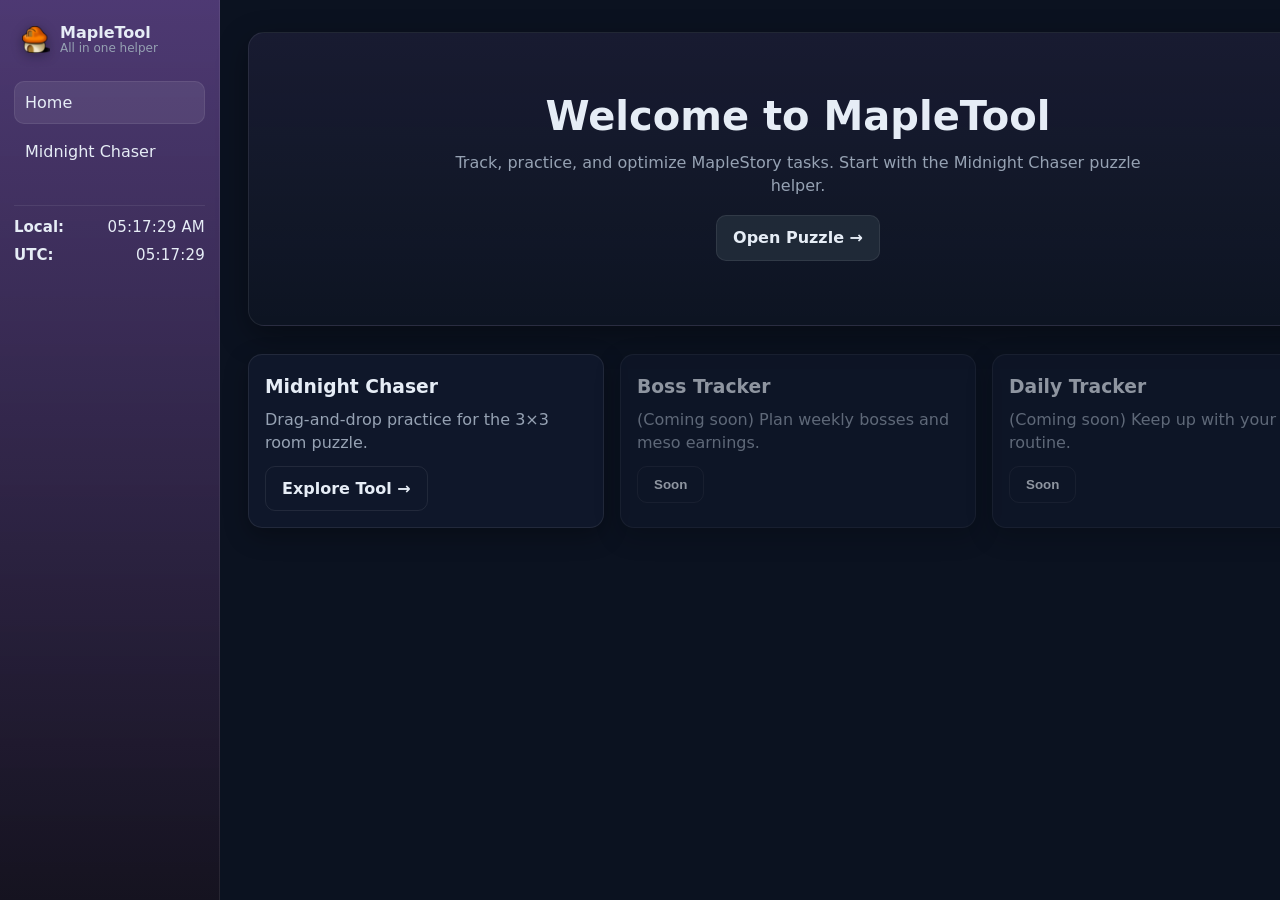
<file: index.html>
<!doctype html>
<html lang="en">
<head>
  <meta charset="utf-8" />
  <meta name="viewport" content="width=device-width, initial-scale=1" />
  <title>MapleTool — Home</title>
  <link rel="icon" type="image/png" href="images/icon.png">
  <link rel="stylesheet" href="styles.css" />
</head>
<body>

  <aside class="sidebar">
    <a class="brand" href="index.html">
      <img src="images/icon.png" alt="" class="brand__logo">
      <div class="brand__text">
        <strong>MapleTool</strong>
        <span>All in one helper</span>
      </div>
    </a>

    <nav class="side-nav">
      <a href="index.html" class="nav-item">Home</a>
      <a href="chaser.html" class="nav-item">Midnight Chaser</a>
    </nav>

   <div class="side-time">
  <div><strong>Local:</strong> <span id="local-time">--:--:--</span></div>
  <div><strong>UTC:</strong> <span id="utc-time">--:--:--</span></div>
</div>


  </aside>

  <main class="main">
    <section class="hero">
      <h1 class="hero__title">Welcome to <span class="accent">MapleTool</span></h1>
      <p class="hero__text">
        Track, practice, and optimize MapleStory tasks. Start with the
        Midnight Chaser puzzle helper.
      </p>
      <p><a href="chaser.html" class="btn-primary">Open Puzzle →</a></p>
    </section>

    <section class="cards">
      <article class="card">
        <h3>Midnight Chaser</h3>
        <p>Drag-and-drop practice for the 3×3 room puzzle.</p>
        <a href="chaser.html" class="btn-ghost">Explore Tool →</a>
      </article>

      <article class="card card--disabled">
        <h3>Boss Tracker</h3>
        <p>(Coming soon) Plan weekly bosses and meso earnings.</p>
        <button class="btn-ghost" disabled>Soon</button>
      </article>

      <article class="card card--disabled">
        <h3>Daily Tracker</h3>
        <p>(Coming soon) Keep up with your routine.</p>
        <button class="btn-ghost" disabled>Soon</button>
      </article>
    </section>
  </main>
<script src="main.js"></script>
<script>
  // highlight the current nav link automatically
  document.addEventListener("DOMContentLoaded", () => {
    const path = location.pathname.split("/").pop(); // e.g. "chaser.html"
    document.querySelectorAll(".side-nav .nav-item").forEach(link => {
      const href = link.getAttribute("href");
      link.classList.toggle("active", href === path);
    });
  });
</script>


</body>
</html>
</file>
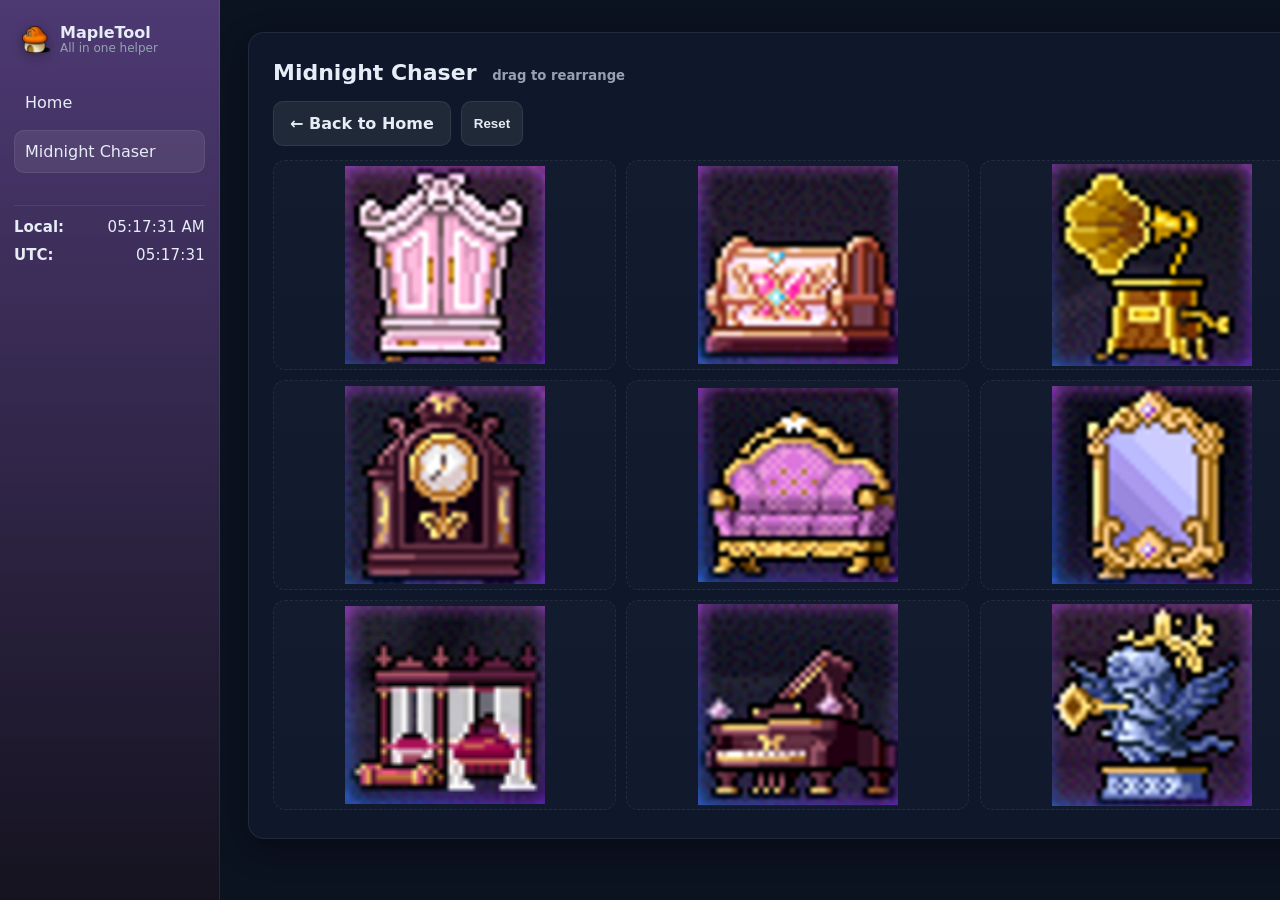
<file: chaser.html>
<!doctype html>
<html lang="en">
<head>
  <meta charset="utf-8" />
  <meta name="viewport" content="width=device-width, initial-scale=1" />
  <title>MapleTool — Midnight Chaser</title>
  <link rel="icon" type="image/png" href="images/icon.png">
  <link rel="stylesheet" href="styles.css" />
</head>
<body>

  <aside class="sidebar">
    <a class="brand" href="index.html">
      <img src="images/icon.png" alt="" class="brand__logo">
      <div class="brand__text">
        <strong>MapleTool</strong>
        <span>All in one helper</span>
      </div>
    </a>

    <nav class="side-nav">
      <a href="index.html" class="nav-item">Home</a>
      <a href="chaser.html" class="nav-item" aria-current="page">Midnight Chaser</a>
    </nav>

    <div class="side-time">
      <div><strong>Local:</strong> <span id="local-time">--:--:--</span></div>
      <div><strong>UTC:</strong> <span id="utc-time">--:--:--</span></div>
</div>

  </aside>

  <main class="main">
    <div class="wrap">
      <h1>Midnight Chaser <small>drag to rearrange</small></h1>

      <section class="toolbar">
        <a href="index.html" class="home-btn">← Back to Home</a>
        <button id="reset">Reset</button>
      </section>

      <div class="grid" id="grid">
        <div class="grid__container"><div class="grid__element"><img src="images/1.png" alt="1" /></div></div>
        <div class="grid__container"><div class="grid__element"><img src="images/2.png" alt="2" /></div></div>
        <div class="grid__container"><div class="grid__element"><img src="images/3.png" alt="3" /></div></div>
        <div class="grid__container"><div class="grid__element"><img src="images/4.png" alt="4" /></div></div>
        <div class="grid__container"><div class="grid__element"><img src="images/5.png" alt="5" /></div></div>
        <div class="grid__container"><div class="grid__element"><img src="images/6.png" alt="6" /></div></div>
        <div class="grid__container"><div class="grid__element"><img src="images/7.png" alt="7" /></div></div>
        <div class="grid__container"><div class="grid__element"><img src="images/8.png" alt="8" /></div></div>
        <div class="grid__container"><div class="grid__element"><img src="images/9.png" alt="9" /></div></div>
      </div>
    </div>
  </main>

  <script src="main.js"></script>
<script>
  // highlight the current nav link automatically
  document.addEventListener("DOMContentLoaded", () => {
    const path = location.pathname.split("/").pop(); // e.g. "chaser.html"
    document.querySelectorAll(".side-nav .nav-item").forEach(link => {
      const href = link.getAttribute("href");
      link.classList.toggle("active", href === path);
    });
  });
</script>

</body>
</html>
</file>
<file: styles.css>
:root {
  --bg: #0b1220;
  --panel: #0f172a;
  --text: #e6edf6;
  --muted: #96a2b3;
  --border: rgba(255, 255, 255, .08);
  --accent: 270 80% 70%; /* lilac hue in HSL (like Tailwind) */
  --background: 250 25% 10%; /* dark blueish background hue */
    --tw-gradient-from: hsl(var(--accent) / 0.4);
  --tw-gradient-to: hsl(var(--background) / 1);
}


* {
  box-sizing: border-box;
}

html,
body {
  height: 100%;
}

body {
  margin: 0;
  background: var(--bg);
  color: var(--text);
  font: 16px/1.45 system-ui, -apple-system, Segoe UI, Roboto, Helvetica, Arial, sans-serif;
  display: block;
  padding: 0;
}

/* ---------- Sidebar layout ---------- */

.sidebar {
  position: fixed;
  inset: 0 auto 0 0;
  width: 220px;

  background: linear-gradient(
    to bottom,
    hsl(var(--accent) / 0.4) 0%,         /* lilac glow top */
    hsl(var(--background) / 0.9) 100%    /* fade into dark base */
  );

  border-right: 1px solid var(--border);
  padding: 18px 14px;
  display: flex;
  flex-direction: column;
  gap: 14px;
}




.brand {
  display: flex;
  align-items: center;
  gap: 10px;
  text-decoration: none;
  color: var(--text);
  padding: 6px 8px;
  border-radius: 10px;
}

.brand:hover {
  background: rgba(255, 255, 255, .04);
}

.brand__logo {
  width: 28px;
  height: 28px;
  object-fit: contain;
  filter: drop-shadow(0 2px 6px rgba(0, 0, 0, .35));
}

.brand__text {
  line-height: 1.1;
}

.brand__text span {
  display: block;
  color: var(--muted);
  font-size: 12px;
}


.side-nav {
  display: flex;
  flex-direction: column;
  gap: 6px;
  margin-top: 6px;
}

.nav-item {
  color: var(--text);
  text-decoration: none;
  padding: 9px 10px;
  border-radius: 10px;
  border: 1px solid transparent;
}

.nav-item:hover {
  background: rgba(255, 255, 255, .05);
  border-color: var(--border);
}

.nav-item[aria-current="page"] {
  background: rgba(255, 255, 255, .08);
  border-color: var(--border);
}

.nav-item[aria-disabled="true"] {
  opacity: .5;
  pointer-events: none;
}
.nav-item.active {
  background: rgba(255,255,255,.08);
  border-color: var(--border);
}


.side-footer {
  margin-top: auto;
  display: flex;
  gap: 8px;
  flex-wrap: wrap;
}

.pill {
  text-decoration: none;
  background: #1f2937;
  color: var(--text);
  border: 1px solid var(--border);
  padding: 6px 10px;
  border-radius: 999px;
  font-weight: 700;
}

.pill:hover {
  filter: brightness(1.08);
}

/* content column beside sidebar */
.main {
  margin-left: 220px;
  min-height: 100vh;
  padding: 32px 28px;
}

/* Sidebar clock block */
.side-time {
  margin-top: 18px;
  border-top: 1px solid var(--border);
  padding-top: 12px;

  /* two columns: label left, time right */
  display: grid;
  grid-template-columns: auto 1fr;
  row-gap: 8px;
  column-gap: 12px;

  font-size: 15px;          /* ↑ a bit bigger */
  line-height: 1.3;
  color: var(--muted);
}

/* make each row participate in the grid */
.side-time > div { display: contents; }

/* label (left) */
.side-time strong {
  color: var(--text);
}

/* value (right, aligned) */
.side-time span {
  justify-self: end;         /* right alignment */
  color: var(--text);
  font-variant-numeric: tabular-nums;  /* nicer aligned digits */
  letter-spacing: .2px;
}


/* ---------- Homepage hero + cards ---------- */

.hero {
  width: min(1100px, 92vw);
  margin: 0 auto 28px;
  padding: 48px 40px;
  background: linear-gradient(180deg, rgba(180, 140, 255, .08), rgba(255, 255, 255, .01));
  border: 1px solid var(--border);
  border-radius: 16px;
  box-shadow: 0 10px 30px rgba(0, 0, 0, .35);
  text-align: center;
}

.hero__badge {
  display: inline-block;
  padding: 6px 10px;
  border-radius: 999px;
  border: 1px solid var(--border);
  color: var(--muted);
  margin-bottom: 10px;
  background: rgba(255, 255, 255, .03);
  font-size: 12px;
}

.hero__title {
  font-size: 40px;
  margin: 6px 0 6px;
}

.accent {
  color: var(--accent);
}

.hero__text {
  color: var(--muted);
  max-width: 720px;
  margin: 0 auto 18px;
}

.btn-primary,
.btn-ghost,
.home-btn {
  display: inline-block;
  text-decoration: none;
  border-radius: 10px;
  font-weight: 700;
  border: 1px solid var(--border);
  background: #1f2937;
  color: var(--text);
  padding: 10px 16px;
  transition: transform .12s ease, filter .12s ease;
}

.btn-primary:hover,
.btn-ghost:hover,
.home-btn:hover {
  filter: brightness(1.08);
  transform: translateY(-1px);
}

.btn-ghost {
  background: transparent;
}

.cards {
  width: min(1100px, 92vw);
  margin: 0 auto;
  display: grid;
  grid-template-columns: repeat(3, minmax(0, 1fr));
  gap: 16px;
}

.card {
  background: var(--panel);
  border: 1px solid var(--border);
  border-radius: 14px;
  padding: 16px;
  box-shadow: 0 8px 24px rgba(0, 0, 0, .3);
}

.card--disabled {
  opacity: .6;
}

.card h3 {
  margin: 2px 0 8px;
}

.card p {
  color: var(--muted);
  margin: 0 0 12px;
}

/* ---------- Puzzle page card ---------- */

.wrap {
  width: min(1100px, 92vw);
  background: var(--panel);
  border: 1px solid var(--border);
  border-radius: 16px;
  padding: 24px 24px 28px;
  margin: 0 auto;
  box-shadow: 0 10px 30px rgba(0, 0, 0, .35);
}

h1 {
  margin: 0 0 12px;
  font-size: 22px;
}

h1 small {
  font-size: .6em;
  color: var(--muted);
  font-weight: 600;
  margin-left: 8px;
}

.toolbar {
  display: flex;
  gap: 10px;
  margin-bottom: 14px;
}

button {
  cursor: pointer;
  border: 1px solid var(--border);
  background: #1f2937;
  color: var(--text);
  padding: 8px 12px;
  border-radius: 10px;
  font-weight: 700;
}

button:hover {
  filter: brightness(1.08);
}

/* 3×3 puzzle grid */

.grid {
  display: grid;
  grid-template-columns: repeat(3, 1fr);
  gap: 10px;
  width: 100%;
}

.grid__container {
  min-height: 210px;
  display: flex;
}

.grid__element {
  flex: 1;
  display: flex;
  align-items: center;
  justify-content: center;
  border: 1px dashed var(--border);
  border-radius: 12px;
  background: linear-gradient(
    180deg,
    rgba(255, 255, 255, .02),
    rgba(255, 255, 255, .01)
  );
}

img {
  display: block;
  width: 200px;
  height: auto;
  user-select: none;
  pointer-events: none;
}

/* drag visual helpers (optional) */

.draggable-mirror {
  z-index: 1000;
  opacity: .95;
  transform: scale(.98);
}

.draggable-source--is-dragging {
  opacity: .4;
}



.sidebar {
  background: linear-gradient(to bottom, var(--tw-gradient-from), var(--tw-gradient-to));
}

.is-dragging { opacity: .6; }

/* smooth swap animation */
.grid__element {
  will-change: transform;
}
.grid__element.animating {
  transition: transform 160ms ease; /* tweak duration/ease to taste */
}
</file>
